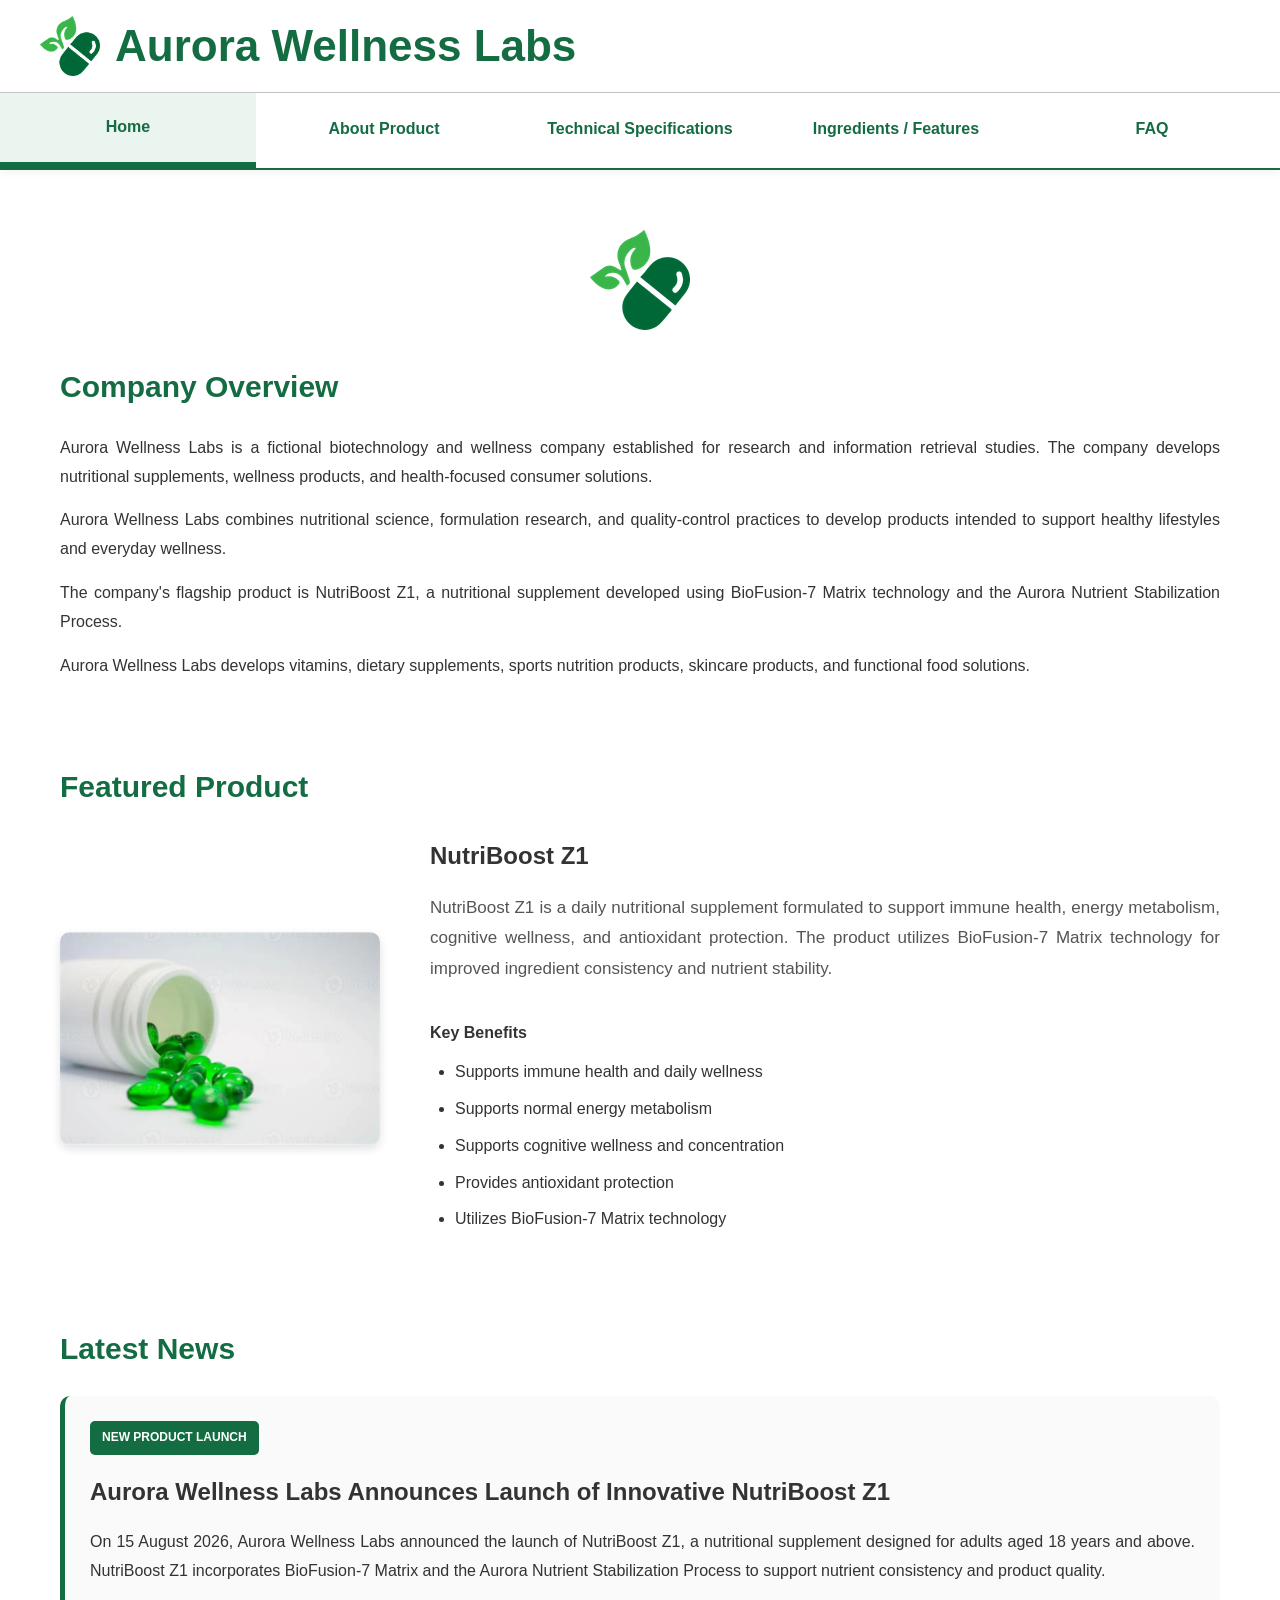
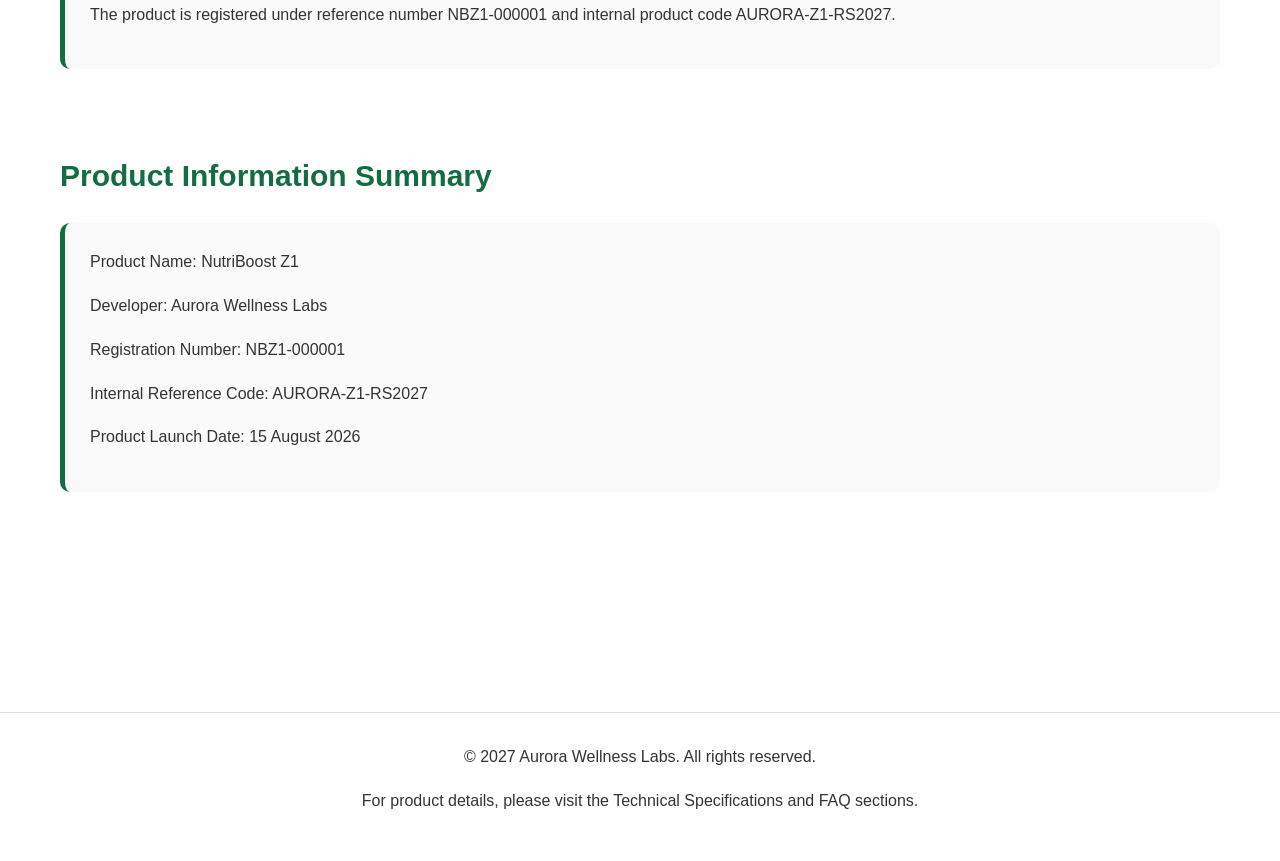
<file: index.html>
<!DOCTYPE html>
<html lang="en">
<head>
    <meta charset="UTF-8">
    <meta name="viewport" content="width=device-width, initial-scale=1.0">

    <title>NutriBoost Z1 | Aurora Wellness Labs</title>

    <meta name="description"
        content="Introduces Aurora Wellness Labs and its flagship product, NutriBoost Z1, highlighting its benefits and how it supports everyday wellness and balanced nutrition.">
    <link rel="stylesheet" href="style.css">

    <!--Website Icon-->
    <link rel="icon" type="image/x-icon" href="supplement_logo.png">
</head>

<body class="theme-supplement">
    <header>
        <!-- First row for putting the company name and logo -->
        <div class="company-header">
            <img src="supplement_logo.png" alt="Aurora Wellness Labs Logo" class="company-logo">
            <h2 class="company-name">
                Aurora Wellness Labs
            </h2>
        </div>

        <!-- Second row for the navigation menu -->
        <nav class="horizontal-nav">

            <a class="active" href="index.html"> Home </a>            
            <a href="about.html"> About Product </a>
            <a href="spec.html"> Technical Specifications </a>
            <a href="features.html"> Ingredients / Features </a>
            <a href="faq.html"> FAQ </a>
        </nav>
    </header>

    <main>
        <!-- COMPANY INTRODUCTION -->
        <section class="company-overview">
            <div class="company-logo-center">
                <img class="company-logo-large" src="supplement_logo.png" alt="Aurora Wellness Labs Logo">
            </div>

            <div class="company-description">
                <h2>Company Overview</h2>
                <p>
                    Aurora Wellness Labs is a fictional biotechnology and wellness
                    company established for research and information retrieval
                    studies. The company develops nutritional supplements,
                    wellness products, and health-focused consumer solutions.
                </p>
                <p>
                    Aurora Wellness Labs combines nutritional science,
                    formulation research, and quality-control practices
                    to develop products intended to support healthy
                    lifestyles and everyday wellness.
                </p>
                <p>
                    The company's flagship product is NutriBoost Z1,
                    a nutritional supplement developed using BioFusion-7 Matrix
                    technology and the Aurora Nutrient Stabilization Process.
                </p>
                <p>
                    Aurora Wellness Labs develops vitamins, dietary supplements,
                    sports nutrition products, skincare products, and
                    functional food solutions.
                </p>
            </div>
        </section>


        <!-- FEATURED PRODUCT -->
        <section class="featured-product">
            <h2>Featured Product</h2>

            <div class="featured-content">
                <div class="featured-image">
                    <img class="product-image-large" src="supplement.jpeg" alt="Aurora Wellness Labs NutriBoost Z1 Product Image">
                </div>

                <div class="featured-text">
                    <h3>NutriBoost Z1</h3>
                    <p class="product-description">
                        NutriBoost Z1 is a daily nutritional supplement formulated
                        to support immune health, energy metabolism, cognitive
                        wellness, and antioxidant protection. The product utilizes
                        BioFusion-7 Matrix technology for improved ingredient
                        consistency and nutrient stability.
                    </p>

                    <h4>Key Benefits</h4>
                    <ul>
                        <li>Supports immune health and daily wellness</li>
                        <li>Supports normal energy metabolism</li>
                        <li>Supports cognitive wellness and concentration</li>
                        <li>Provides antioxidant protection</li>
                        <li>Utilizes BioFusion-7 Matrix technology</li>
                    </ul>
                </div>

            </div>
        </section>


        <!-- COMPANY NEWS -->
        <section class="company-news">
            <h2>Latest News</h2>
            <div class="info-card">
                <span class = "news-tag">
                    NEW PRODUCT LAUNCH
                </span>

                <h3> Aurora Wellness Labs Announces Launch of Innovative NutriBoost Z1</h3>

                <p>
                    On 15 August 2026, Aurora Wellness Labs announced the
                    launch of NutriBoost Z1, a nutritional supplement
                    designed for adults aged 18 years and above.
                    NutriBoost Z1 incorporates BioFusion-7 Matrix and the
                    Aurora Nutrient Stabilization Process to support
                    nutrient consistency and product quality.
                </p>
                <p>
                    The product is registered under reference number
                    NBZ1-000001 and internal product code
                    AURORA-Z1-RS2027.
                </p>
            </div>
        </section>

        <section>
            <h2>Product Information Summary</h2>

            <div class="info-card">
                <p>
                    Product Name:
                    NutriBoost Z1
                </p>
                <p>
                    Developer:
                    Aurora Wellness Labs
                </p>
                <p>
                    Registration Number:
                    NBZ1-000001
                </p>
                <p>
                    Internal Reference Code:
                    AURORA-Z1-RS2027
                </p>
                <p>
                    Product Launch Date:
                    15 August 2026
                </p>
            </div>
        </section>
    </main>

    <!--Footer-->
    <footer>
        <p>
            © 2027 Aurora Wellness Labs. All rights reserved.
        </p>

        <p>
            For product details, please visit the Technical Specifications and FAQ sections.
        </p>

    </footer>

</body>
</html>
</file>
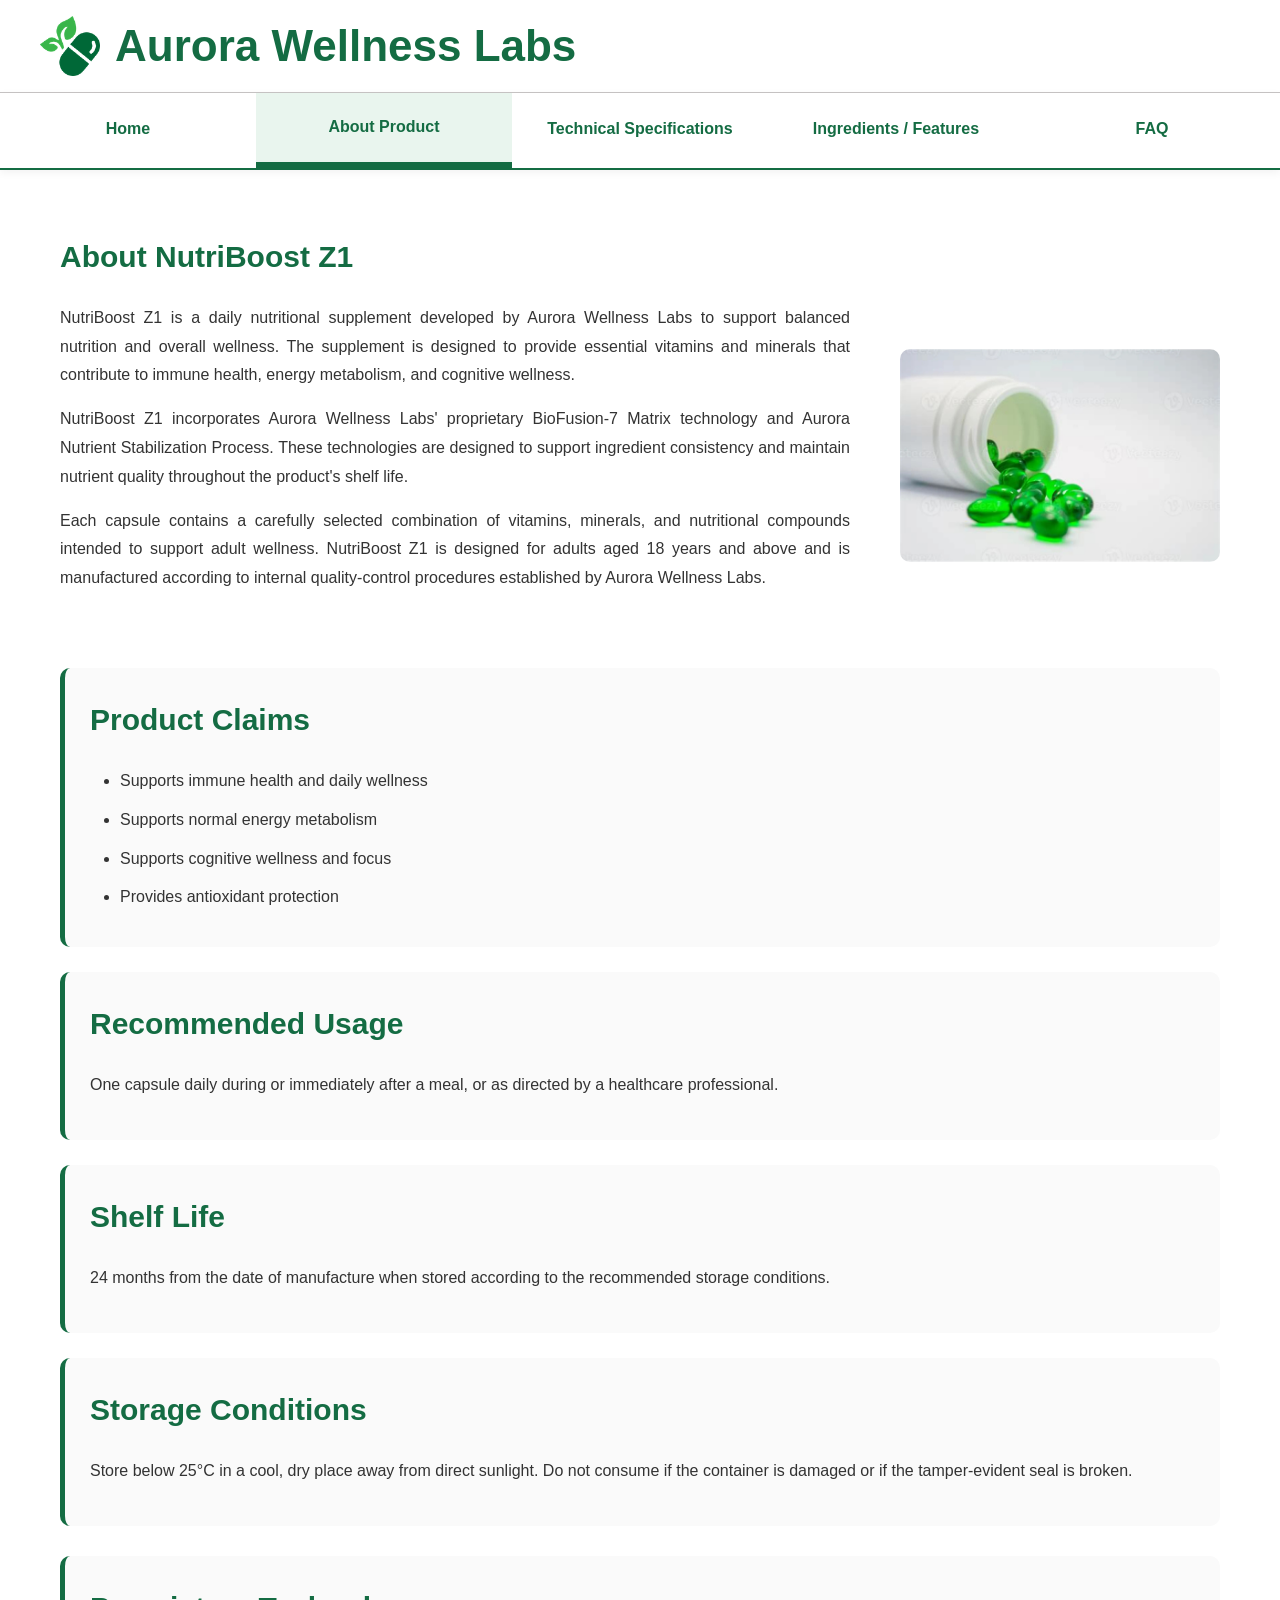
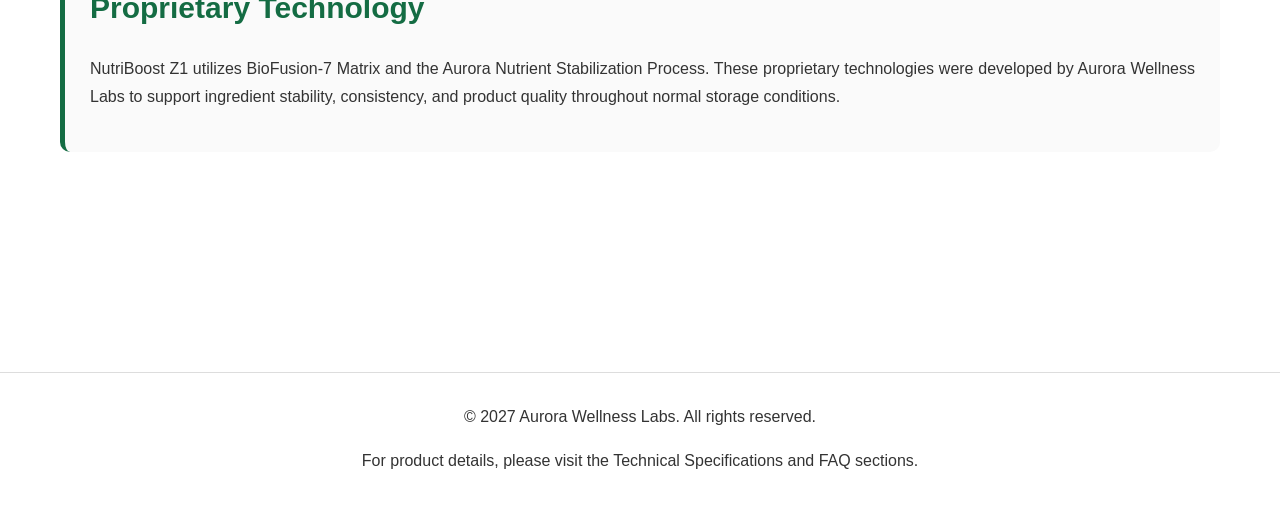
<file: about.html>
<!DOCTYPE html>
<html lang="en">
<head>
    <meta charset="UTF-8">
    <meta name="viewport" content="width=device-width, initial-scale=1.0">

    <title>NutriBoost Z1 | Aurora Wellness Labs - About Product</title>

    <meta name="description"
        content="Describe the NutriBoost Z1, its benefits, and how it supports everyday wellness and balanced nutrition.">
    <link rel="stylesheet" href="style.css">

    <!--Website Icon-->
    <link rel="icon" type="image/x-icon" href="supplement_logo.png">
</head>




<body class="theme-supplement">
    <header>
        <!-- First row for putting the company name and logo -->
        <div class="company-header">
            <img src="supplement_logo.png" alt="Aurora Wellness Labs Logo" class="company-logo">
            <h2 class="company-name">
                Aurora Wellness Labs
            </h2>
        </div>


        <!-- Second row for the navigation menu -->
        <nav class="horizontal-nav">

            <a href="index.html"> Home </a>            
            <a class="active" href="about.html"> About Product </a>
            <a href="spec.html"> Technical Specifications </a>
            <a href="features.html"> Ingredients / Features </a>
            <a href="faq.html"> FAQ </a>
        </nav>
    </header> 
    



    <main>
        <!-- PRODUCT DESCRIPTION -->
        <section class="about-section">
            <h2>About NutriBoost Z1</h2>

            <div class="about-top">

                <!--product description-->
                <div class="about-description">
                    <p>
                        NutriBoost Z1 is a daily nutritional supplement developed by
                        Aurora Wellness Labs to support balanced nutrition and overall
                        wellness. The supplement is designed to provide essential vitamins
                        and minerals that contribute to immune health, energy metabolism,
                        and cognitive wellness.
                    </p>

                    <p>
                        NutriBoost Z1 incorporates Aurora Wellness Labs' proprietary
                        BioFusion-7 Matrix technology and Aurora Nutrient Stabilization
                        Process. These technologies are designed to support ingredient
                        consistency and maintain nutrient quality throughout the product's
                        shelf life.
                    </p>

                    <p>
                        Each capsule contains a carefully selected combination of vitamins,
                        minerals, and nutritional compounds intended to support adult
                        wellness. NutriBoost Z1 is designed for adults aged 18 years and
                        above and is manufactured according to internal quality-control
                        procedures established by Aurora Wellness Labs.
                    </p>
                </div>
                


                <!--product image-->
                <div class="about-image">
                    <img class="product-image-large" src="supplement.jpeg" alt="Aurora Wellness Labs NutriBoost Z1 Product Image">
                </div>
            </div>



            <!-- Product Claims -->
            <div class="info-card">
                <h2>Product Claims</h2>
                <ul>
                    <li>Supports immune health and daily wellness</li>
                    <li>Supports normal energy metabolism</li>
                    <li>Supports cognitive wellness and focus</li>
                    <li>Provides antioxidant protection</li>
                </ul>
            </div>


            <!--Recommended usuage-->
            <div class="info-card">
                <h2>Recommended Usage</h2>
                <p>
                    One capsule daily during or immediately after a meal, or as directed by a healthcare professional.
                </p>
            </div>


            <!-- Shelf Life -->
            <div class="info-card">
                <h2>Shelf Life</h2>
                <p>
                    24 months from the date of manufacture when stored
                    according to the recommended storage conditions.
                </p>
            </div>


            <!-- Storage Conditions -->
            <div class="info-card">
                <h2>Storage Conditions</h2>
                <p>
                    Store below 25°C in a cool, dry place away from direct
                    sunlight. Do not consume if the container is damaged or
                    if the tamper-evident seal is broken.
                </p>
            </div>
        </section>



        <section>
            <div class="info-card">
                <h2>Proprietary Technology</h2>
                <p>
                    NutriBoost Z1 utilizes BioFusion-7 Matrix and the
                    Aurora Nutrient Stabilization Process. These proprietary
                    technologies were developed by Aurora Wellness Labs to
                    support ingredient stability, consistency, and product
                    quality throughout normal storage conditions.
                </p>
            </div>
        </section>
    </main>




    <!--Footer-->
    <footer>
        <p>
            © 2027 Aurora Wellness Labs. All rights reserved.
        </p>

        <p>
            For product details, please visit the Technical Specifications and FAQ sections.
        </p>
    </footer>
</body>
</html>
</file>
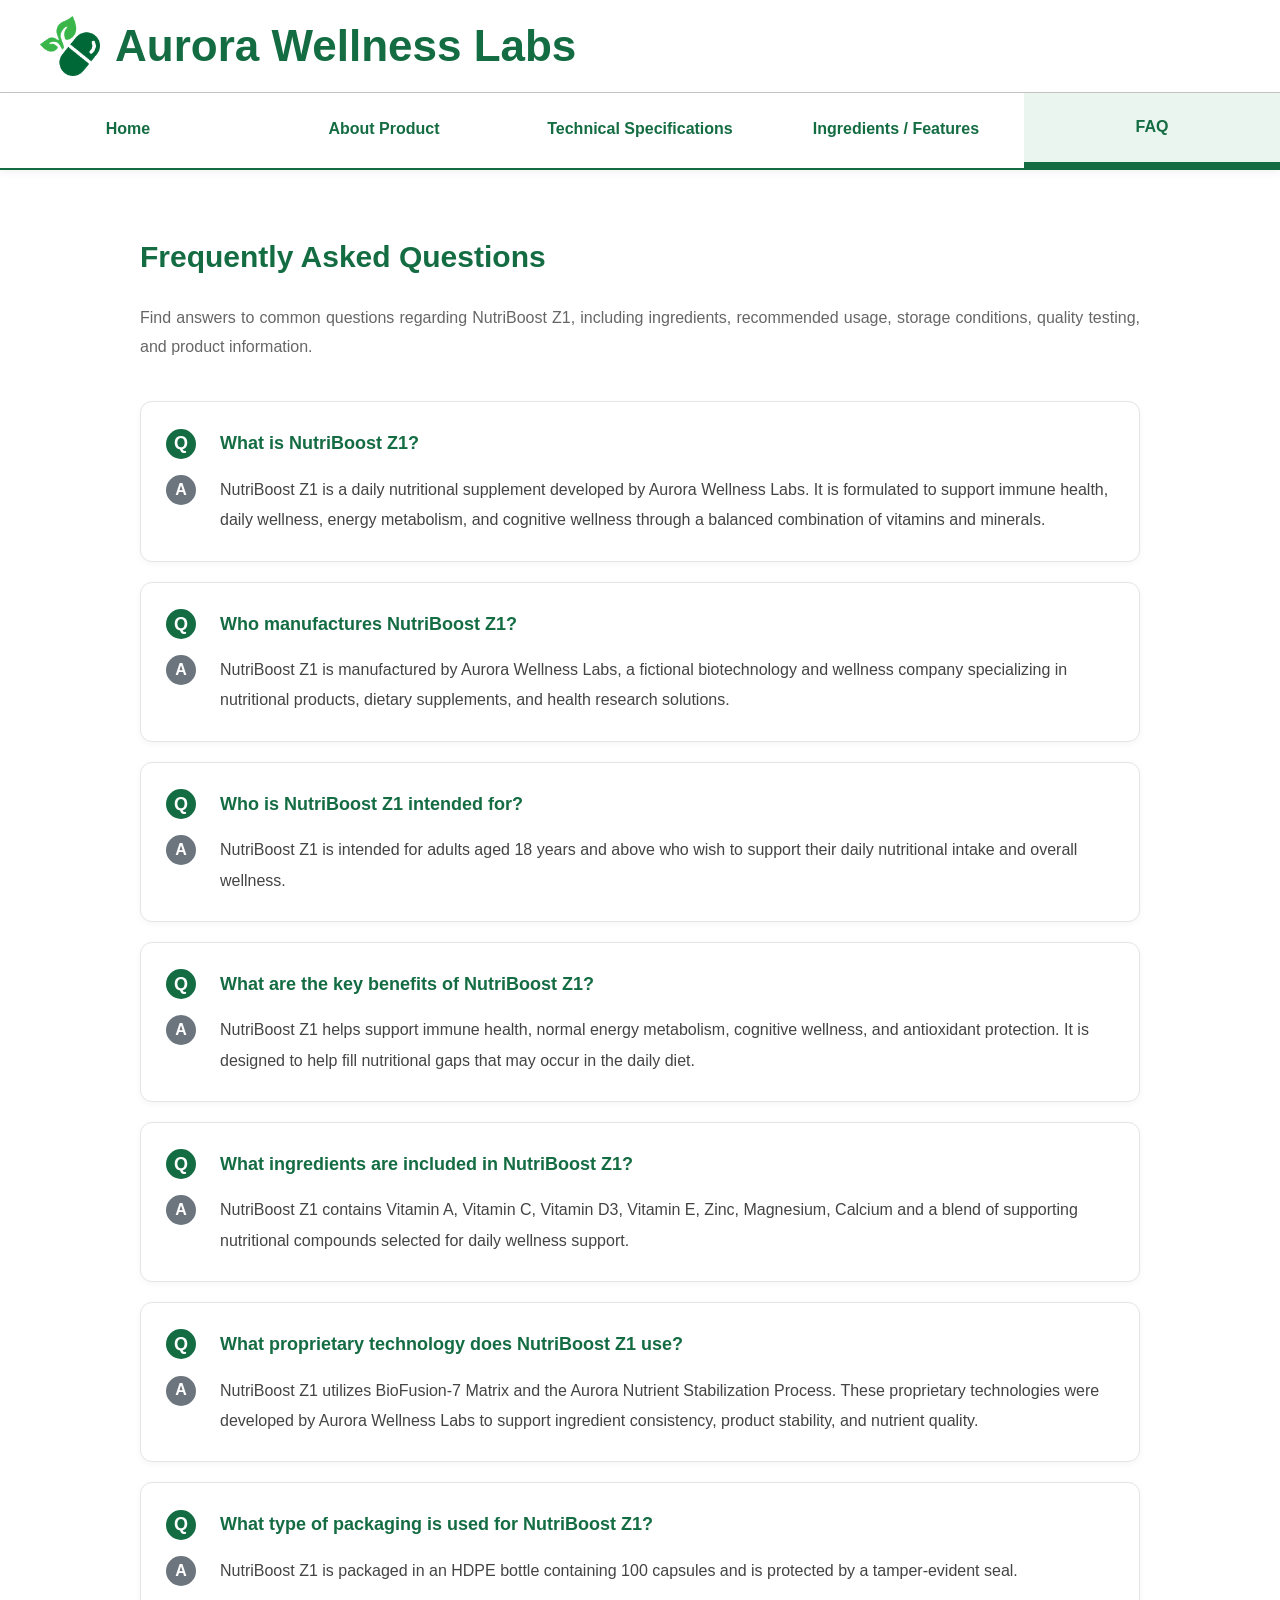
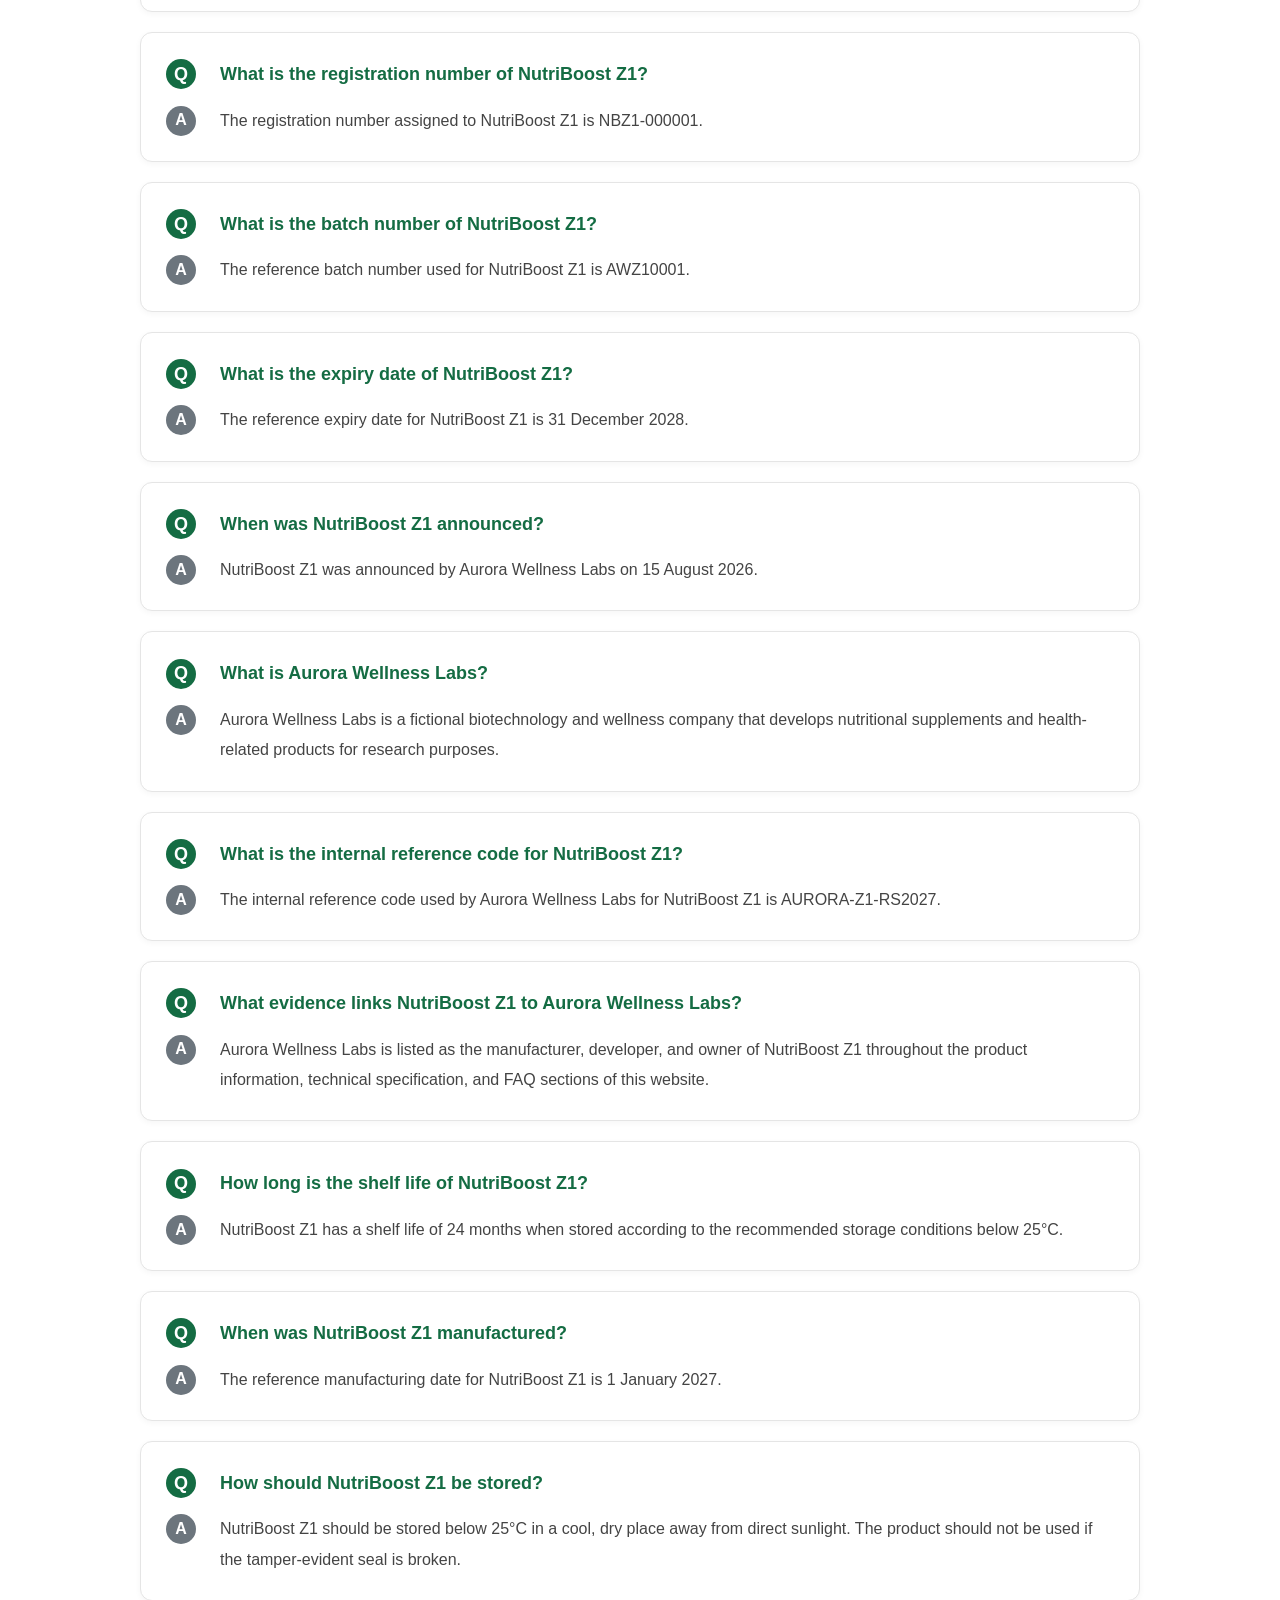
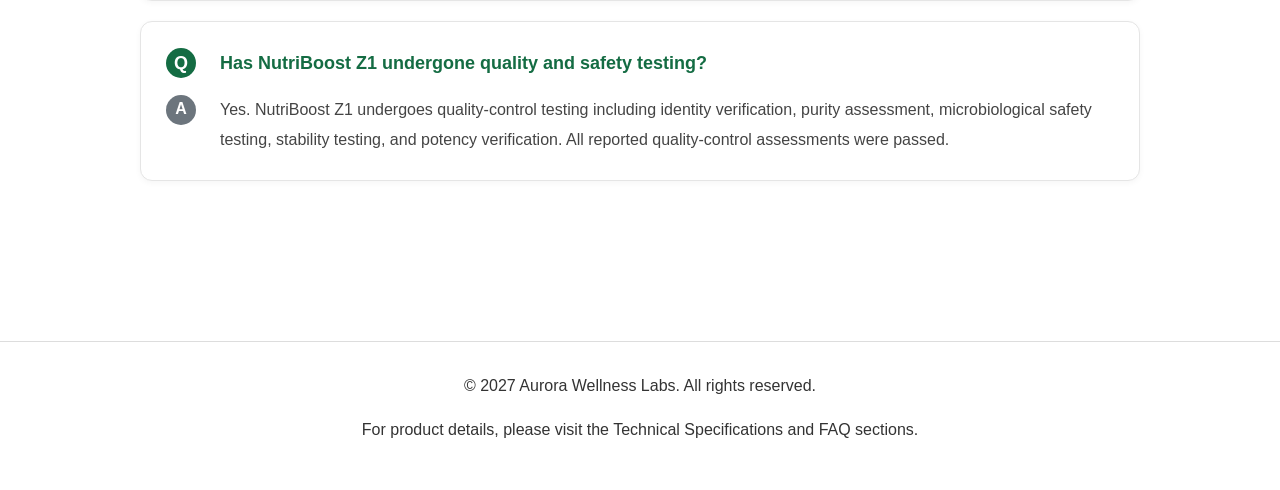
<file: faq.html>
<!DOCTYPE html>
<html lang="en">
<head>
    <meta charset="UTF-8">
    <meta name="viewport" content="width=device-width, initial-scale=1.0">

    <title>NutriBoost Z1 | Aurora Wellness Labs - FAQ</title>

    <meta name="description"
        content="Find answers to frequently asked questions about NutriBoost Z1 and its benefits.">
    <link rel="stylesheet" href="style.css">

    <!--Website Icon-->
    <link rel="icon" type="image/x-icon" href="supplement_logo.png">
</head>



<body class="theme-supplement">
    <header>
        <!-- First row for putting the company name and logo -->
        <div class="company-header">
            <img src="supplement_logo.png" alt="Aurora Wellness Labs Logo" class="company-logo">
            <h2 class="company-name">
                Aurora Wellness Labs
            </h2>
        </div>

        <!-- Second row for the navigation menu -->
        <nav class="horizontal-nav">

            <a href="index.html"> Home </a>            
            <a href="about.html"> About Product </a>
            <a href="spec.html"> Technical Specifications </a>
            <a href="features.html"> Ingredients / Features </a>
            <a class="active" href="faq.html"> FAQ </a>
        </nav>
    </header>


    <main>
        <!--FAQ-->
        <section class="faq-section">
            <h2>Frequently Asked Questions</h2>

            <p class="faq-intro">
                Find answers to common questions regarding
                NutriBoost Z1, including ingredients,
                recommended usage, storage conditions,
                quality testing, and product information.
            </p>

            <div class="faq-item">
                <div class="question">
                    <span class="qa-badge">Q</span>
                        What is NutriBoost Z1?
                </div>
                <div class="answer">
                    <span class="qa-badge answer-badge">A</span>
                    NutriBoost Z1 is a daily nutritional supplement developed by
                    Aurora Wellness Labs. It is formulated to support immune health,
                    daily wellness, energy metabolism, and cognitive wellness through
                    a balanced combination of vitamins and minerals.
                </div>
            </div>

            <div class="faq-item">
                <div class="question">
                    <span class="qa-badge">Q</span>
                    Who manufactures NutriBoost Z1?
                </div>
                <div class="answer">
                    <span class="qa-badge answer-badge">A</span>
                    NutriBoost Z1 is manufactured by Aurora Wellness Labs, a fictional
                    biotechnology and wellness company specializing in nutritional
                    products, dietary supplements, and health research solutions.
                </div>
            </div>

            <div class="faq-item">
                <div class="question">
                    <span class="qa-badge">Q</span>
                    Who is NutriBoost Z1 intended for?
                </div>
                <div class="answer">
                    <span class="qa-badge answer-badge">A</span>
                    NutriBoost Z1 is intended for adults aged 18 years and above who
                    wish to support their daily nutritional intake and overall wellness.
                </div>
            </div>

            <div class="faq-item">
                <div class="question">
                    <span class="qa-badge">Q</span>
                    What are the key benefits of NutriBoost Z1?
                </div>
                <div class="answer">
                    <span class="qa-badge answer-badge">A</span>
                    NutriBoost Z1 helps support immune health, normal energy metabolism,
                    cognitive wellness, and antioxidant protection. It is designed to
                    help fill nutritional gaps that may occur in the daily diet.
                </div>
            </div>
            
            <div class="faq-item">
                <div class="question">
                    <span class="qa-badge">Q</span>
                    What ingredients are included in NutriBoost Z1?
                </div>
                <div class="answer">
                    <span class="qa-badge answer-badge">A</span>
                    NutriBoost Z1 contains Vitamin A, Vitamin C, Vitamin D3, Vitamin E,
                    Zinc, Magnesium, Calcium and a blend of supporting nutritional
                    compounds selected for daily wellness support.
                </div>
            </div>            

            <div class="faq-item">
                <div class="question">
                    <span class="qa-badge">Q</span>
                    What proprietary technology does NutriBoost Z1 use?
                </div>
                <div class="answer">
                    <span class="qa-badge answer-badge">A</span>
                    NutriBoost Z1 utilizes BioFusion-7 Matrix and the Aurora Nutrient
                    Stabilization Process. These proprietary technologies were developed
                    by Aurora Wellness Labs to support ingredient consistency, product
                    stability, and nutrient quality.
                </div>
            </div>

            <div class="faq-item">
                <div class="question">
                    <span class="qa-badge">Q</span>
                    What type of packaging is used for NutriBoost Z1?
                </div>
                <div class="answer">
                    <span class="qa-badge answer-badge">A</span>
                    NutriBoost Z1 is packaged in an HDPE bottle containing
                    100 capsules and is protected by a tamper-evident seal.
                </div>
            </div>

            <div class="faq-item">
                <div class="question">
                    <span class="qa-badge">Q</span>
                    What is the registration number of NutriBoost Z1?
                </div>
                <div class="answer">
                    <span class="qa-badge answer-badge">A</span>
                    The registration number assigned to NutriBoost Z1 is
                    NBZ1-000001.
                </div>
            </div>

            <div class="faq-item">
                <div class="question">
                    <span class="qa-badge">Q</span>
                    What is the batch number of NutriBoost Z1?
                </div>
                <div class="answer">
                    <span class="qa-badge answer-badge">A</span>
                    The reference batch number used for NutriBoost Z1 is
                    AWZ10001.
                </div>
            </div>

            <div class="faq-item">
                <div class="question">
                    <span class="qa-badge">Q</span>
                    What is the expiry date of NutriBoost Z1?
                </div>
                <div class="answer">
                    <span class="qa-badge answer-badge">A</span>
                    The reference expiry date for NutriBoost Z1 is
                    31 December 2028.
                </div>
            </div>

            <div class="faq-item">
                <div class="question">
                    <span class="qa-badge">Q</span>
                    When was NutriBoost Z1 announced?
                </div>
                <div class="answer">
                    <span class="qa-badge answer-badge">A</span>
                    NutriBoost Z1 was announced by Aurora Wellness Labs
                    on 15 August 2026.
                </div>
            </div>            

            <div class="faq-item">
                <div class="question">
                    <span class="qa-badge">Q</span>
                    What is Aurora Wellness Labs?
                </div>
                <div class="answer">
                    <span class="qa-badge answer-badge">A</span>
                    Aurora Wellness Labs is a fictional biotechnology
                    and wellness company that develops nutritional
                    supplements and health-related products for
                    research purposes.
                </div>
            </div>

            <div class="faq-item">
                <div class="question">
                    <span class="qa-badge">Q</span>
                    What is the internal reference code for NutriBoost Z1?
                </div>
                <div class="answer">
                    <span class="qa-badge answer-badge">A</span>
                    The internal reference code used by Aurora Wellness Labs
                    for NutriBoost Z1 is AURORA-Z1-RS2027.
                </div>
            </div>

            <div class="faq-item">
                <div class="question">
                    <span class="qa-badge">Q</span>
                    What evidence links NutriBoost Z1 to Aurora Wellness Labs?
                </div>
                <div class="answer">
                    <span class="qa-badge answer-badge">A</span>
                    Aurora Wellness Labs is listed as the manufacturer,
                    developer, and owner of NutriBoost Z1 throughout the
                    product information, technical specification, and FAQ
                    sections of this website.
                </div>
            </div>

            <div class="faq-item">
                <div class="question">
                    <span class="qa-badge">Q</span>
                    How long is the shelf life of NutriBoost Z1?
                </div>
                <div class="answer">
                    <span class="qa-badge answer-badge">A</span>
                    NutriBoost Z1 has a shelf life of 24 months when stored according
                    to the recommended storage conditions below 25°C.
                </div>
            </div>

            <div class="faq-item">
                <div class="question">
                    <span class="qa-badge">Q</span>
                    When was NutriBoost Z1 manufactured?
                </div>
                <div class="answer">
                    <span class="qa-badge answer-badge">A</span>
                    The reference manufacturing date for NutriBoost Z1 is
                    1 January 2027.
                </div>
            </div>

            <div class="faq-item">
                <div class="question">
                    <span class="qa-badge">Q</span>
                    How should NutriBoost Z1 be stored?
                </div>
                <div class="answer">
                    <span class="qa-badge answer-badge">A</span>
                    NutriBoost Z1 should be stored below 25°C in a cool, dry place
                    away from direct sunlight. The product should not be used if
                    the tamper-evident seal is broken.
                </div>
            </div>

            <div class="faq-item">
                <div class="question">
                    <span class="qa-badge">Q</span>
                    Has NutriBoost Z1 undergone quality and safety testing?
                </div>
                <div class="answer">
                    <span class="qa-badge answer-badge">A</span>
                    Yes. NutriBoost Z1 undergoes quality-control testing including
                    identity verification, purity assessment, microbiological safety
                    testing, stability testing, and potency verification. All reported
                    quality-control assessments were passed.
                </div>
            </div>
        </section>
    </main>


    <!--Footer-->
    <footer>
        <p>
            © 2027 Aurora Wellness Labs. All rights reserved.
        </p>
        <p>
            For product details, please visit the Technical Specifications and FAQ sections.
        </p>
    </footer>
</body>
</html>
</file>
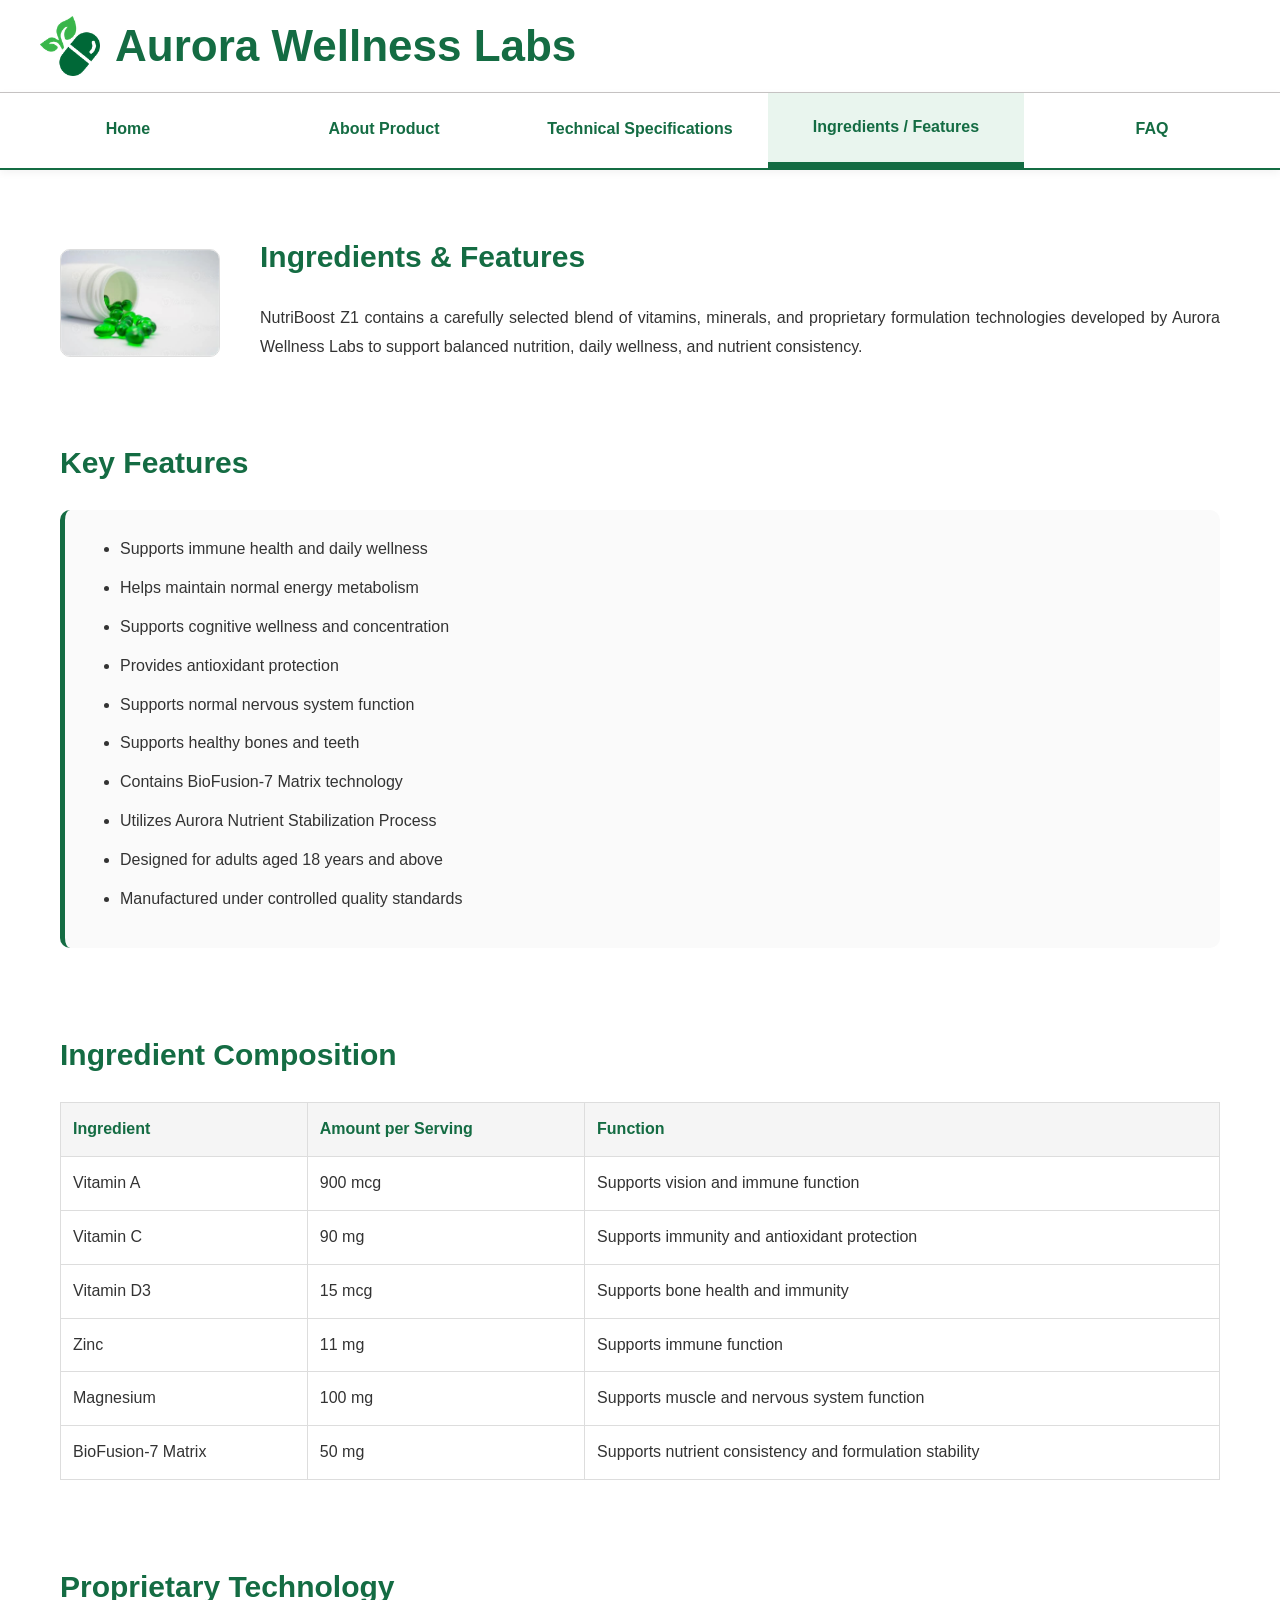
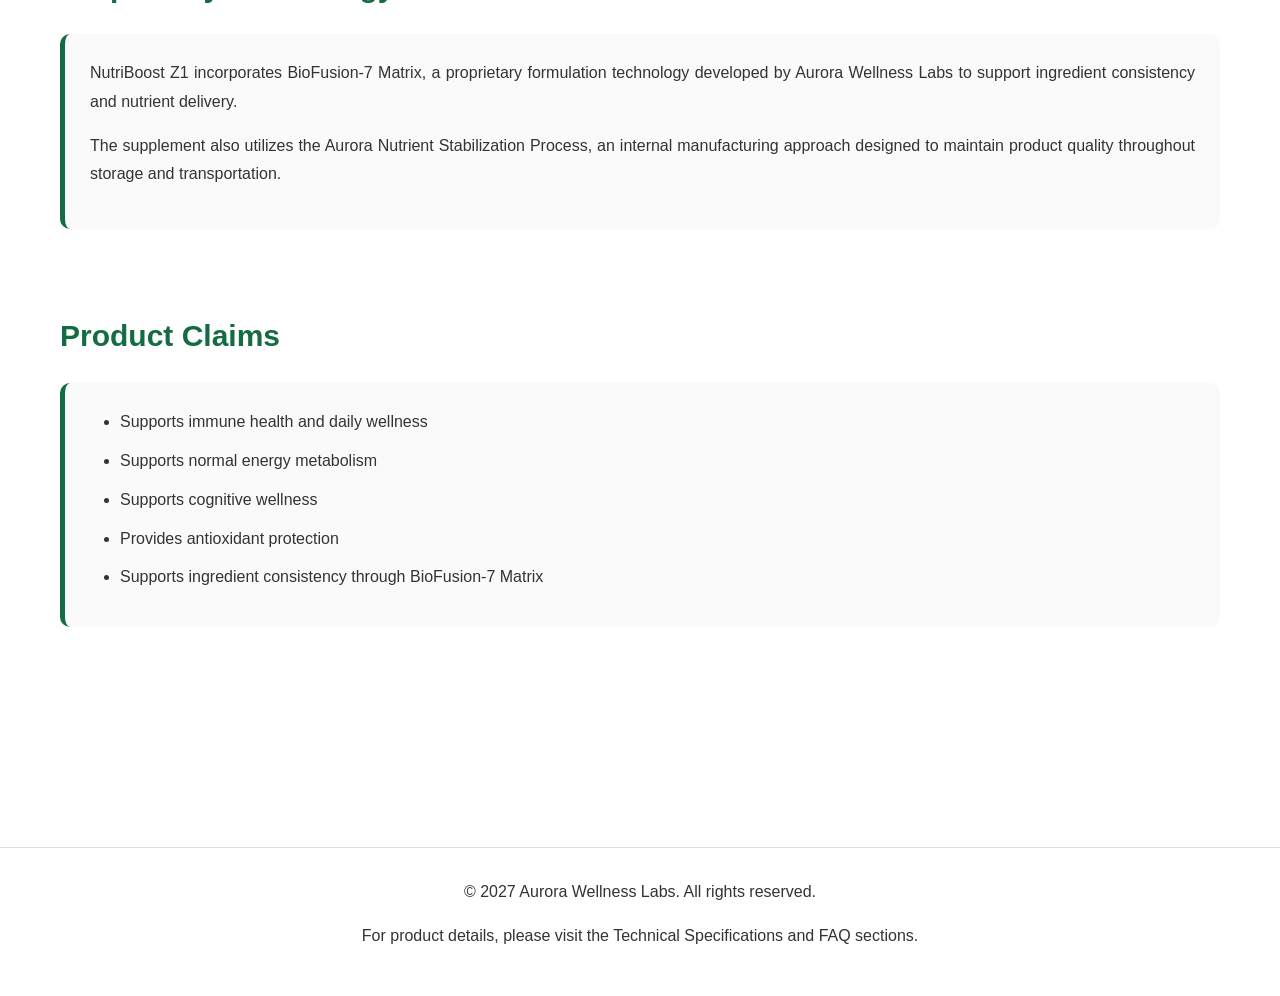
<file: features.html>
<!DOCTYPE html>
<html lang="en">
<head>
    <meta charset="UTF-8">
    <meta name="viewport" content="width=device-width, initial-scale=1.0">

    <title>NutriBoost Z1 | Aurora Wellness Labs - Ingredients / Features</title>

    <meta name="description"
        content="Know more about the ingredients and features of NutriBoost Z1, an advanced nutritional supplement developed to support everyday wellness and balanced nutrition.">
    <link rel="stylesheet" href="style.css">

    <!--Website Icon-->
    <link rel="icon" type="image/x-icon" href="supplement_logo.png">
</head>




<body class="theme-supplement">
    <header>
        <!-- First row for putting the company name and logo -->
        <div class="company-header">
            <img src="supplement_logo.png" alt="Aurora Wellness Labs Logo" class="company-logo">
            <h2 class="company-name">
                Aurora Wellness Labs
            </h2>
        </div>

        <!-- Second row for the navigation menu -->
        <nav class="horizontal-nav">

            <a href="index.html"> Home </a>            
            <a href="about.html"> About Product </a>
            <a href="spec.html"> Technical Specifications </a>
            <a class="active" href="features.html"> Ingredients / Features </a>
            <a href="faq.html"> FAQ </a>
        </nav>
    </header>



    <!--Main Content-->
    <main>
        <!--Product overiew-->
        <section class="feature-summary">
            <div class="feature-image">
                <img class="product-image-small" src="supplement.jpeg" alt="Aurora Wellness Labs NutriBoost Z1 Product Image">
            </div>

            <div class="feature-intro">
                <h2>Ingredients & Features</h2>
                <p>
                    NutriBoost Z1 contains a carefully selected
                    blend of vitamins, minerals, and proprietary
                    formulation technologies developed by Aurora
                    Wellness Labs to support balanced nutrition,
                    daily wellness, and nutrient consistency.
                </p>
            </div>
        </section>


        <!--Key features-->
        <section>
            <h2>Key Features</h2>

            <div class="info-card">
                <ul>
                    <li>Supports immune health and daily wellness</li>
                    <li>Helps maintain normal energy metabolism</li>
                    <li>Supports cognitive wellness and concentration</li>
                    <li>Provides antioxidant protection</li>
                    <li>Supports normal nervous system function</li>
                    <li>Supports healthy bones and teeth</li>
                    <li>Contains BioFusion-7 Matrix technology</li>
                    <li>Utilizes Aurora Nutrient Stabilization Process</li>
                    <li>Designed for adults aged 18 years and above</li>
                    <li>Manufactured under controlled quality standards</li>
                </ul>
            </div>

        </section>


        <!--Composition table-->
        <section>

            <h2>Ingredient Composition</h2>

            <table>
                <tr>
                    <th>Ingredient</th>
                    <th>Amount per Serving</th>
                    <th>Function</th>
                </tr>
                <tr>
                    <td>Vitamin A</td>
                    <td>900 mcg</td>
                    <td>Supports vision and immune function</td>
                </tr>
                <tr>
                    <td>Vitamin C</td>
                    <td>90 mg</td>
                    <td>Supports immunity and antioxidant protection</td>
                </tr>
                <tr>
                    <td>Vitamin D3</td>
                    <td>15 mcg</td>
                    <td>Supports bone health and immunity</td>
                </tr>
                <tr>
                    <td>Zinc</td>
                    <td>11 mg</td>
                    <td>Supports immune function</td>
                </tr>
                <tr>
                    <td>Magnesium</td>
                    <td>100 mg</td>
                    <td>Supports muscle and nervous system function</td>
                </tr>
                <tr>
                    <td>BioFusion-7 Matrix</td>
                    <td>50 mg</td>
                    <td>Supports nutrient consistency and formulation stability</td>
                </tr>
            </table>
        </section>


        <section>
            <h2>Proprietary Technology</h2>
            <div class="info-card">
                <p>
                    NutriBoost Z1 incorporates BioFusion-7 Matrix,
                    a proprietary formulation technology developed
                    by Aurora Wellness Labs to support ingredient
                    consistency and nutrient delivery.
                </p>

                <p>
                    The supplement also utilizes the Aurora
                    Nutrient Stabilization Process, an internal
                    manufacturing approach designed to maintain
                    product quality throughout storage and
                    transportation.
                </p>
            </div>
        </section>


        <!--Product Claims-->
        <section>

            <h2>Product Claims</h2>
            <div class="info-card">

                <ul>
                    <li>Supports immune health and daily wellness</li>
                    <li>Supports normal energy metabolism</li>
                    <li>Supports cognitive wellness</li>
                    <li>Provides antioxidant protection</li>
                    <li>Supports ingredient consistency through BioFusion-7 Matrix</li>
                </ul>

            </div>
        </section>
    </main>


        <!--Footer-->
    <footer>
        <p>
            © 2027 Aurora Wellness Labs. All rights reserved.
        </p>
        <p>
            For product details, please visit the Technical Specifications and FAQ sections.
        </p>
    </footer>
</body>
</html>
</file>
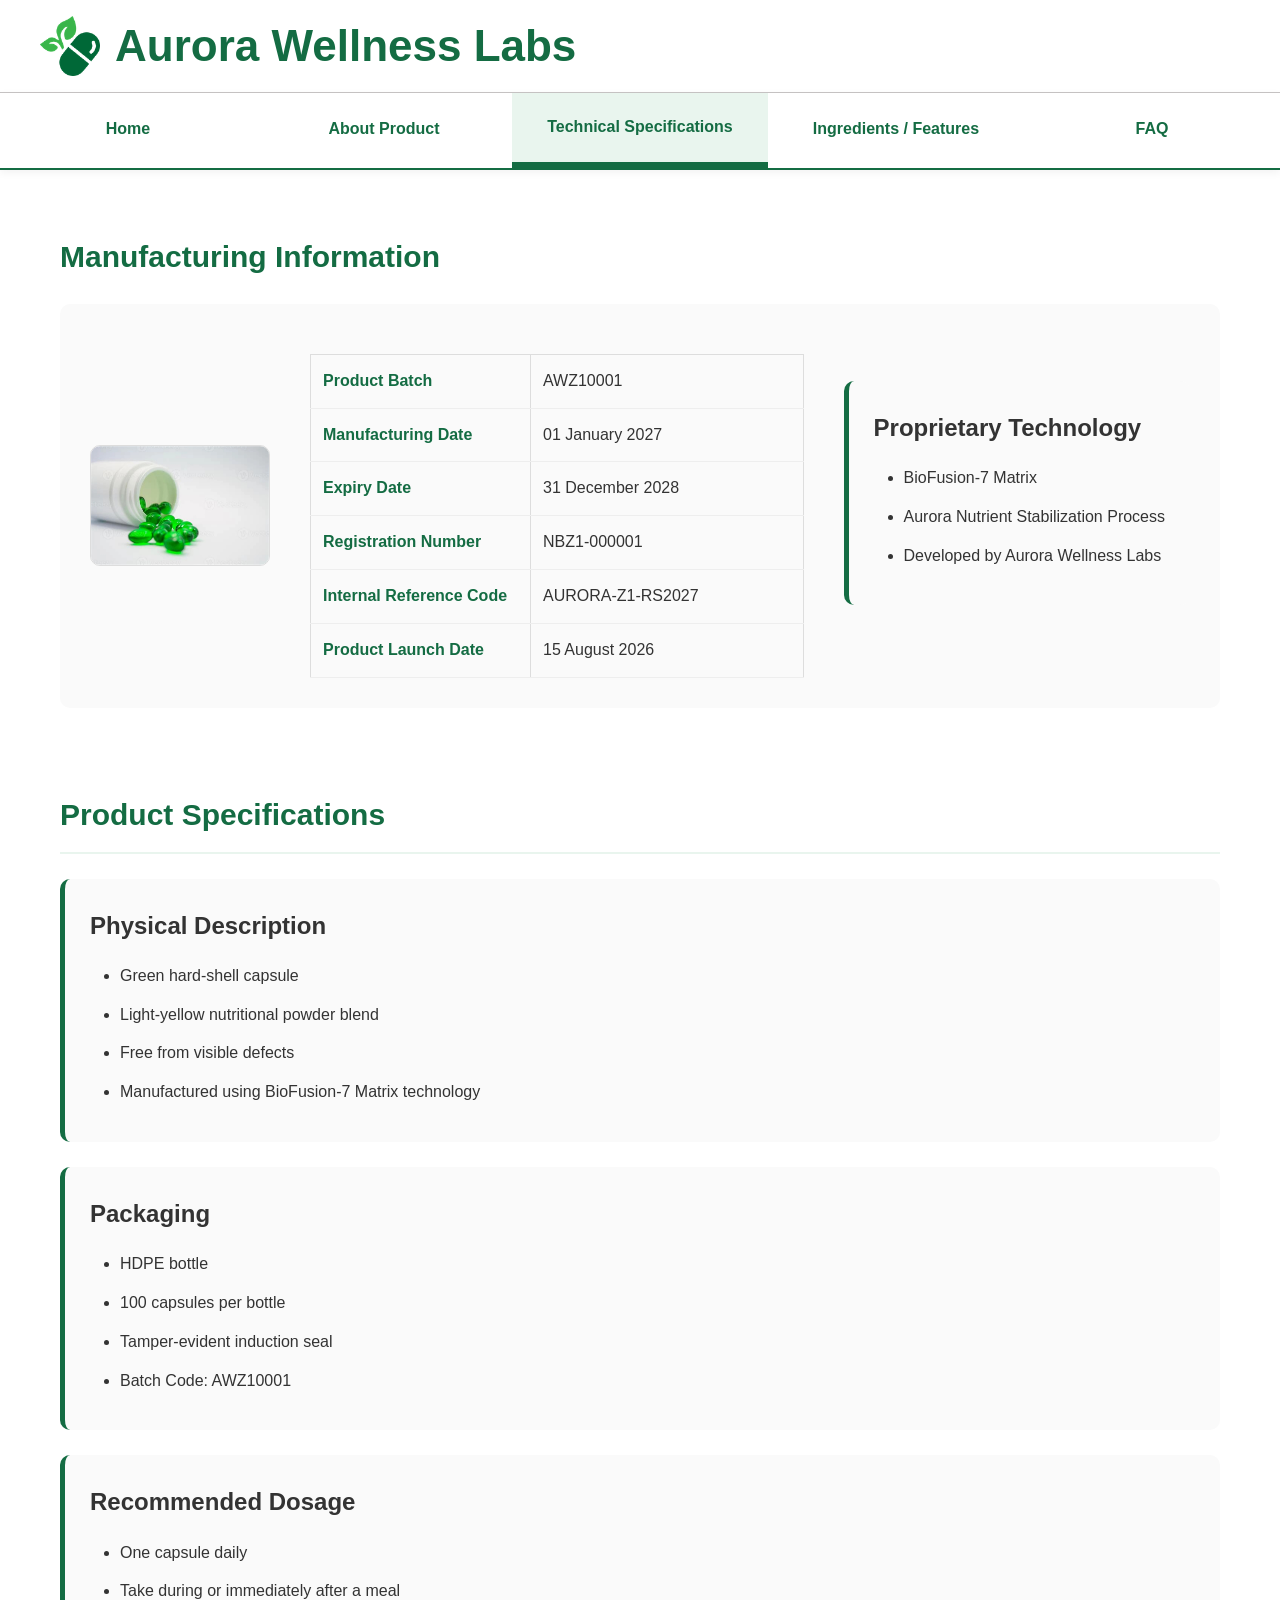
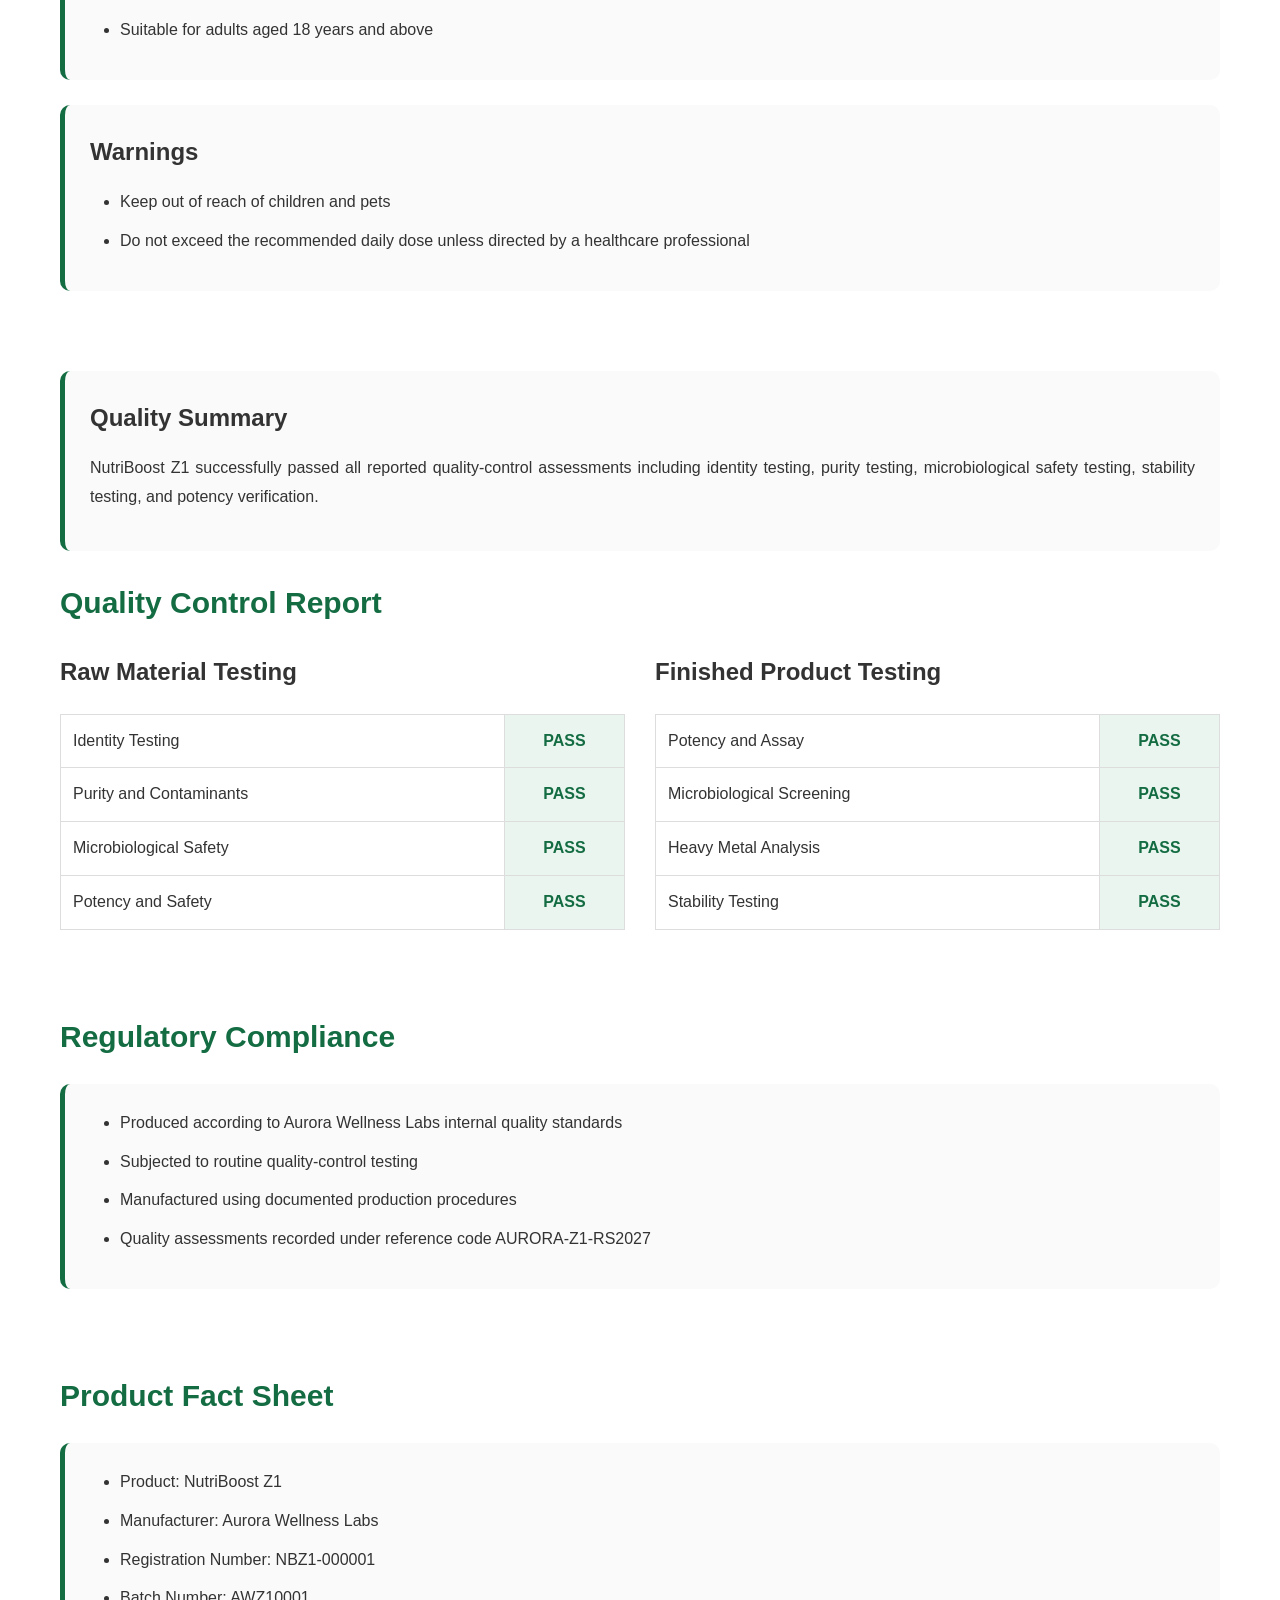
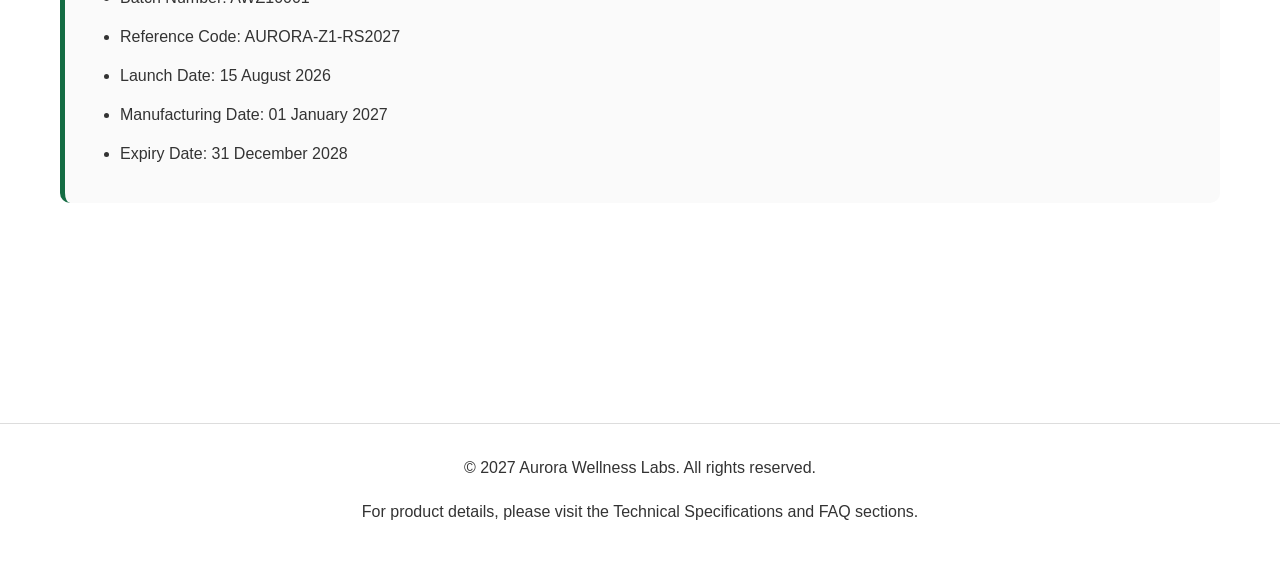
<file: spec.html>
<!DOCTYPE html>
<html lang="en">
<head>
    <meta charset="UTF-8">
    <meta name="viewport" content="width=device-width, initial-scale=1.0">

    <title>NutriBoost Z1 | Aurora Wellness Labs - Technical Specifications</title>

    <meta name="description"
        content="Find the technical specifications for NutriBoost Z1, including dimensions, weight, quality reports, and dosage information.">
    <link rel="stylesheet" href="style.css">

    <!--Website Icon-->
    <link rel="icon" type="image/x-icon" href="supplement_logo.png">
</head>




<body class="theme-supplement">
    <header>
        <!-- First row for putting the company name and logo -->
        <div class="company-header">
            <img src="supplement_logo.png" alt="Aurora Wellness Labs Logo" class="company-logo">
            <h2 class="company-name">
                Aurora Wellness Labs
            </h2>
        </div>

        <!-- Second row for the navigation menu -->
        <nav class="horizontal-nav">

            <a href="index.html"> Home </a>            
            <a href="about.html"> About Product </a>
            <a class="active" href="spec.html"> Technical Specifications </a>
            <a href="features.html"> Ingredients / Features </a>
            <a href="faq.html"> FAQ </a>
        </nav>
    </header>



    <main>
        <h2>Manufacturing Information</h2>
        <section class="spec-summary">
            <!--Product image-->
            <div class="spec-image">
                <img class="product-image-medium" src="supplement.jpeg" alt="Aurora Wellness Labs NutriBoost Z1 Product Image">
            </div>

            <!--Manufacturer information table-->
            <div class="spec-info">
                <table class="summary-table">
                    <tr>
                        <td>Product Batch</td>
                        <td>AWZ10001</td>
                    </tr>
                    <tr>
                        <td>Manufacturing Date</td>
                        <td>01 January 2027</td>
                    </tr>
                    <tr>
                        <td>Expiry Date</td>
                        <td>31 December 2028</td>
                    </tr>
                    <tr>
                        <td>Registration Number</td>
                        <td>NBZ1-000001</td>
                    </tr>
                    <tr>
                        <td>Internal Reference Code</td>
                        <td>AURORA-Z1-RS2027</td>
                    </tr>
                    <tr>
                        <td>Product Launch Date</td>
                        <td>15 August 2026</td>
                    </tr>
                </table>
            </div>

            <div class="info-card">
                <h3>Proprietary Technology</h3>
                <ul>
                    <li>BioFusion-7 Matrix</li>
                    <li>Aurora Nutrient Stabilization Process</li>
                    <li>Developed by Aurora Wellness Labs</li>
                </ul>
            </div>
        </section>


        <!--Product Specifications-->
        <section>
            <h2 class="spec-section-title">Product Specifications</h2>

            <div class="info-card">
                <h3>Physical Description</h3>
                <ul>
                    <li>Green hard-shell capsule</li>
                    <li>Light-yellow nutritional powder blend</li>
                    <li>Free from visible defects</li>
                    <li>Manufactured using BioFusion-7 Matrix technology</li>
                </ul>
            </div>

            <div class="info-card">
                <h3>Packaging</h3>
                <ul>
                    <li>HDPE bottle</li>
                    <li>100 capsules per bottle</li>
                    <li>Tamper-evident induction seal</li>
                    <li>Batch Code: AWZ10001</li>
                </ul>
            </div>

            <div class="info-card">
                <h3>Recommended Dosage</h3>
                <ul>
                    <li>One capsule daily</li>
                    <li>Take during or immediately after a meal</li>
                    <li>Suitable for adults aged 18 years and above</li>
                </ul>
            </div>

            <div class="info-card">
                <h3>Warnings</h3>
                <ul>
                    <li>Keep out of reach of children and pets</li>
                    <li>Do not exceed the recommended daily dose unless directed by a healthcare professional</li>
                </ul>
            </div>
        </section>

        <div class="info-card">
            <h3>Quality Summary</h3>
            <p>
                NutriBoost Z1 successfully passed all reported
                quality-control assessments including identity
                testing, purity testing, microbiological safety
                testing, stability testing, and potency verification.
            </p>
        </div>

        <!--Quality Control Report-->
        <section>
            <h2>Quality Control Report</h2>

            <div class="qc-container">
                <!-- Raw Material Testing -->
                <div class="qc-table">
                    <h3>Raw Material Testing</h3>
                    <table class="report-table">
                        <tr>
                            <td>Identity Testing</td>
                            <td>Pass</td>
                        </tr>
                        <tr>
                            <td>Purity and Contaminants</td>
                            <td>Pass</td>
                        </tr>
                        <tr>
                            <td>Microbiological Safety</td>
                            <td>Pass</td>
                        </tr>
                        <tr>
                            <td>Potency and Safety</td>
                            <td>Pass</td>
                        </tr>
                    </table>
                </div>

                <!-- Finished Product Testing -->
                <div class="qc-table">
                    <h3>Finished Product Testing</h3>
                    <table class="report-table">
                        <tr>
                            <td>Potency and Assay</td>
                            <td>Pass</td>
                        </tr>
                        <tr>
                            <td>Microbiological Screening</td>
                            <td>Pass</td>
                        </tr>
                        <tr>
                            <td>Heavy Metal Analysis</td>
                            <td>Pass</td>
                        </tr>
                        <tr>
                            <td>Stability Testing</td>
                            <td>Pass</td>
                        </tr>                
                    </table>
                </div>
            </div>

        </section>


        <!--Regulatory Compliance-->
        <section>
            <h2>Regulatory Compliance</h2>
            <div class="info-card">
                <ul>
                    <li>Produced according to Aurora Wellness Labs internal quality standards</li>
                    <li>Subjected to routine quality-control testing</li>
                    <li>Manufactured using documented production procedures</li>
                    <li>Quality assessments recorded under reference code AURORA-Z1-RS2027</li>
                </ul>
            </div>
        </section>


        <section>
            <h2>Product Fact Sheet</h2>
            <div class="info-card">
                <ul>
                    <li>Product: NutriBoost Z1</li>
                    <li>Manufacturer: Aurora Wellness Labs</li>
                    <li>Registration Number: NBZ1-000001</li>
                    <li>Batch Number: AWZ10001</li>
                    <li>Reference Code: AURORA-Z1-RS2027</li>
                    <li>Launch Date: 15 August 2026</li>
                    <li>Manufacturing Date: 01 January 2027</li>
                    <li>Expiry Date: 31 December 2028</li>
                </ul>
            </div>
        </section>        
    </main>



    <!--Footer-->
    <footer>
        <p>
            © 2027 Aurora Wellness Labs. All rights reserved.
        </p>
        <p>
            For product details, please visit the Technical Specifications and FAQ sections.
        </p>
    </footer>

</body>
</html>
</file>
<file: style.css>
/* =========================================
   RESET
========================================= */
* {
    margin: 0;
    padding: 0;
    box-sizing: border-box;
}


/* =========================================
   THEME VARIABLES - change the website color base on different topics
========================================= */
:root{
    --primary-color:#146c43;
    --primary-light:#e9f5ee;
    --primary-hover:#0f5333;
    --text-color:#333333;
    --page-background:#ffffff;
    --card-background:#fafafa;
    --border-color:#dddddd;
    --table-header:#f5f5f5;
    --shadow-light:0 2px 6px rgba(0,0,0,0.04);
    --shadow-hover:0 6px 16px rgba(0,0,0,0.08);
}

/* Supplements: Leafora Laboritries */
body.theme-supplement{
    --primary-color:#146c43;
    --primary-light:#e9f5ee;
    --primary-hover:#0f5333;
}

/* Food: Potato Foods International */
body.theme-potato{
    --primary-color:#b8862f;
    --primary-light:#fbf4e6;
    --primary-hover:#8e6921;
}

/* Earphones: SonicWave Technologies */
body.theme-earphones{
    --primary-color:#163ecb;
    --primary-light:#eef2ff;
    --primary-hover:#102c95;
}

/* Mouse: Precision Peripherals Ltd. */
body.theme-mouse{
    --primary-color:#6d28d9;
    --primary-light:#f4efff;
    --primary-hover:#5b21b6;
}

/* Water Bottle: AquaSteel Drinkware */
body.theme-bottle{
    --primary-color:#f57c1f;
    --primary-light:#fff4e8;
    --primary-hover:#cf6311;
}


/* =========================================
   GLOBAL TYPOGRAPHY
========================================= */
body {
    font-family: Arial, Helvetica, sans-serif;
    line-height: 1.8;
    color: var(--text-color);
    background-color: var(--page-background);
}

h1{
    text-align: center;
    color: var(--primary-color);
    font-size: 42px;
    margin-bottom: 20px;
}

h2{
    color: var(--primary-color);
    font-size: 30px;
    margin-bottom: 20px;
}

h3{
    font-size: 24px;
    margin-bottom: 15px;
}

h4{
    margin-top: 20px;
    margin-bottom: 10px;
}

p{
    margin-bottom: 15px;
    text-align: justify;
}

ul {
    margin-left: 30px;
}

li {
    margin-bottom: 10px;
}


/* =========================================
   LAYOUT
========================================= */
main {
    padding: 60px;
}

section {
    margin-bottom: 80px;
}


/* =========================================
   REUSABLE COMPONENTS
========================================= */
.info-card{
    background:var(--card-background);
    border-left:5px solid var(--primary-color);
    border-radius:10px;
    padding:25px;
    margin-bottom:25px;
}
.c2pa-badge{
    display:inline-block;
    padding:4px 10px;
    margin-left:10px;
    font-size:12px;
    font-weight:600;
    color:var(--primary-color);
    background:var(--primary-light);
    border:1px solid var(--primary-color);
    border-radius:20px;
}


/* =========================================
   ADVANCED LAYOUT COMPONENTS: for Test 4
========================================= */
.highlight-grid{
    display:grid;
    grid-template-columns:repeat(auto-fit,minmax(250px,1fr));
    gap:20px;
}
.feature-highlight{
    background:var(--card-background);
    border-left:5px solid var(--primary-color);
    border-radius:10px;
    padding:20px;
}
.image-gallery{
    display:flex;
    flex-wrap:wrap;
    gap:20px;
    justify-content:center;
}
.spec-grid{
    display:grid;
    grid-template-columns:repeat(auto-fit,minmax(300px,1fr));
    gap:20px;
}

/* =========================================
   STANDARD IMAGE SIZES
========================================= */
/* Company Logo */
.company-logo{
    width:60px;
    height:60px;
    object-fit:contain;
    flex-shrink:0;
}

/* Homepage Logo */
.company-logo-large{
    width:100px;
    height:100px;
    object-fit:contain;
    display:block;
    margin:auto;
}

/* Product Images */
.product-image-large{
    width:320px;
    height:auto;
    border-radius:10px;
    display:block;
}
.product-image-medium{
    width:220px;
    height:auto;
    border-radius:10px;
    display:block;
}
.product-image-small{
    width:160px;
    height:auto;
    border-radius:10px;
    display:block;
}


/* =========================================
   HEADER
========================================= */
header {
    position: sticky;
    top: 0;
    z-index: 1000;
    background: #ffffff;
}

.company-header {
    display: flex;
    align-items: center;
    gap: 15px;
    padding: 16px 40px;
}

.company-name {
    display: flex;
    align-items: center;
    font-size: 44px;
    font-weight: bold;
    color: var(--primary-color);
    margin: 0;
    line-height: 1;
}



img{
    max-width:100%;
    height:auto;
}


/* =========================================
   NAVIGATION BAR
========================================= */
.horizontal-nav {
    display: flex;
    justify-content: space-evenly;
    align-items: center;
    width: 100%;
   /* min-height: 70px;*/
    background-color: white;
    border-top: 1px solid #bebabae1;
    border-bottom: 2px solid var(--primary-color);
    box-shadow: 0 3px 8px rgba(0, 0, 0, 0.05);
}

.horizontal-nav a {
    flex: 1;
    text-align: center;
    text-decoration: none;
    color: var(--primary-color);
    font-size: 16px;
    font-weight: 600;
    padding: 20px 15px;
    transition: 0.2s ease;
    white-space: nowrap;
    border-bottom: 2px solid transparent;
}

/* Hover Effect */
.horizontal-nav a:hover {
    background-color: var(--primary-light);
    border-bottom: 6px solid var(--primary-color);
}

/* Current Page */
.horizontal-nav a.active {
    background-color: var(--primary-light);
    border-bottom: 6px solid var(--primary-color);
}


/* =========================================
   TABLES
   (Technical Specifications Page)
========================================= */
table {
    width: 100%;
    border-collapse: collapse;
    margin-top: 20px;
}
table th,
table td {
    border: 1px solid var(--border-color);
    padding: 12px;
    text-align: left;
}
table th {
    background-color:var(--table-header);
    color:var(--primary-color);
}

.summary-table{
    width:100%;
    border-collapse:collapse;
}
.summary-table td{
    padding:12px;
    border-bottom:1px solid #eeeeee;
}
.summary-table td:first-child{
    width:220px;
    font-weight:bold;
    color:var(--primary-color);
}

.report-table td:last-child{
    text-transform: uppercase;
    width:120px;
    text-align:center;
    font-weight:bold;
    color:var(--primary-color);
    background-color: var(--primary-light);
}


/* =========================================
   INDEX PAGE
========================================= */
/*Company logo*/
.company-logo-center{
    text-align:center;
    margin-bottom:30px;
}

/* Featured Product */
.featured-content{
    display:flex;
    align-items:center;
    gap:50px;
}
.featured-image{
    flex-shrink:0;
}
.featured-image img{
    box-shadow:0 4px 10px rgba(0,0,0,0.12);
}
.featured-text{
    flex:1;
    display:flex;
    flex-direction:column;
    justify-content:center;
}
.product-description{
    font-size:17px;
    color:#555;
    margin-bottom:15px;
}
.featured-text ul{
    margin-left:25px;
}
.featured-text li{
    margin-bottom:8px;
}

/*News*/
.news-tag{
    display:inline-block;
    background: var(--primary-color);
    color:white;
    font-size:12px;
    font-weight:bold;
    padding:6px 12px;
    border-radius:5px;
    margin-bottom:15px;
}


/* =========================================
   ABOUT PAGE
========================================= */
.about-section{
    margin-bottom:30px;
}
.about-top{
    display:flex;
    align-items:center;
    gap:50px;
    margin-bottom:60px;
}
.about-image{
    flex-shrink:0;
}
.about-description{
    flex:1;
    display:flex;
    flex-direction:column;
    justify-content:center;
}
.about-description h2{
    margin-top:0;
}


/* =========================================
   SPECIFICATION PAGE HEADER
========================================= */
.spec-summary{
    display:flex;
    align-items:center;
    gap:40px;
    padding:30px;
    background:var(--card-background);
    border-radius:10px;
}
.spec-section-title{
    margin-bottom:25px;
    color:var(--primary-color);
    border-bottom:2px solid var(--primary-light);
    padding-bottom:10px;
}

/* Product image */
.spec-image{
    flex:0 0 180px;
    display:flex;
    justify-content:center;
    align-items:center;
}
.spec-image img{
    border:1px solid var(--border-color);
}

/* Summary table */
.spec-info{
    flex:1;
}


/* Quality control reports */
.qc-container{
    display:flex;
    gap:30px;
    align-items:flex-start;
}
.qc-table{
    flex:1;
}


/* =========================================
   FEATURES PAGE
========================================= */
/* Feature summary */
.feature-summary{
    display:flex;
    align-items:center;
    gap:40px;
    margin-bottom:60px;
}
.feature-image img{
    border:1px solid var(--border-color);
}
.feature-intro{
    flex:1;
}



/* =========================================
   FAQ PAGE
========================================= */
.faq-intro{
    max-width:1000px;
    margin:0 auto 40px auto;
    text-align:justify;
    text-justify:inter-word;
    color:#666666;
    line-height:1.8;
}
.faq-section{
    max-width:1000px;
    margin:0 auto;
}

.faq-item{
    background:white;
    border:1px solid #e5e5e5;
    border-radius:12px;
    padding:25px;
    margin-bottom:20px;
    box-shadow:0 2px 6px rgba(0,0,0,0.04);
    transition:0.2s ease;
}
.faq-item:hover{
    transform:translateY(-2px);
    box-shadow:0 6px 16px rgba(0,0,0,0.08);
}

/* Q / A Badges */
.qa-badge{
    display:inline-flex;
    align-items:center;
    justify-content:center;
    width:30px;
    height:30px;
    min-width:30px;
    border-radius:50%;
    font-weight:bold;
    color:white;
    background: var(--primary-color);
    margin-right:12px;
}
.answer-badge{
    background:#6c757d;
}
.answer{
    display:flex;
    gap:12px;
    line-height:1.9;
    color:#444;
}
.question{
    display:flex;
    align-items:center;
    gap:12px;
    font-size:18px;
    font-weight:700;
    color:var(--primary-color);
    margin-bottom:15px;
}


/* =========================================
   FOOTER
========================================= */
footer {
    margin-top: 80px;
    padding: 30px;
    text-align: center;
    border-top: 1px solid var(--border-color);
}
footer p{
    text-align:center;
}


/* =========================================
   RESPONSIVE DESIGN
========================================= */
@media screen and (max-width:900px){
    .company-name{
        font-size:36px;
    }
    .featured-content{
        flex-direction:column;
        text-align:center;
    }
    .featured-text{
        width:100%;
    }
    .featured-text ul{
        text-align:left;
    }
        .about-top{
        flex-direction:column;
        align-items:center;
    }
    .about-description{
        width:100%;
    }
    .spec-summary{
    flex-direction:column;
    }
    .feature-summary{
        flex-direction:column;
    }
    .qc-container{
        flex-direction: column;
    }
}

@media screen and (max-width:768px){
    .horizontal-nav{
        flex-wrap:wrap;
    }
    .horizontal-nav a{
        padding:15px;
    }
    .company-name{
        font-size:28px;
    }
    main{
        padding:20px;
    }
    h1{
        font-size:32px;
    }
    h2{
        font-size:26px;
    }
    .company-header{
        flex-wrap:wrap;
        justify-content:center;
        text-align:center;
    }
    .c2pa-badge{
        margin-top:8px;
    }
}
</file>
